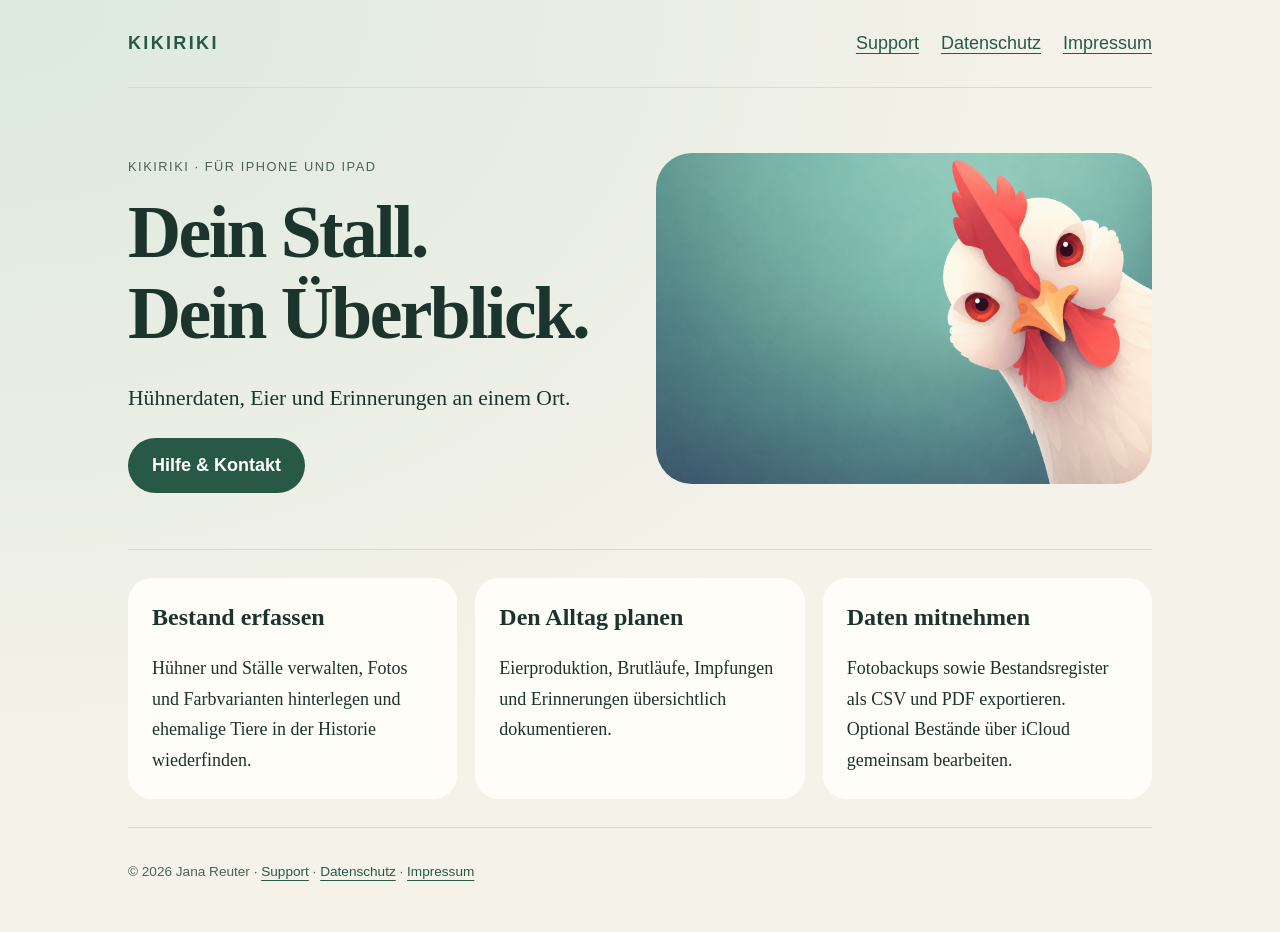
<file: index.html>
<!doctype html>
<html lang="de"><head><meta charset="utf-8"><meta name="viewport" content="width=device-width, initial-scale=1"><meta name="color-scheme" content="light dark"><meta name="description" content="Alles rund um deinen Bestand."><title>Kikiriki · Dein Hühnerbuch</title><link rel="stylesheet" href="assets/style.css"><link rel="icon" href="assets/icon.png"></head>
<body><a class="skip" href="#inhalt">Zum Inhalt</a><div class="wrap"><nav aria-label="Hauptnavigation"><a class="brand" href="./">KIKIRIKI</a><div><a href="support/">Support</a><a href="datenschutz/">Datenschutz</a><a href="impressum/">Impressum</a></div></nav><main id="inhalt"><section class="hero"><div><p class="eyebrow">Kikiriki · für iPhone und iPad</p><h1>Dein Stall.<br>Dein Überblick.</h1><p class="lead">Hühnerdaten, Eier und Erinnerungen an einem Ort.</p><a class="button" href="support/">Hilfe &amp; Kontakt</a></div><img src="assets/hero.png" alt="Illustration einer neugierigen Henne" width="1536" height="1024"></section>
<section class="grid"><article><h2>Bestand erfassen</h2><p>Hühner und Ställe verwalten, Fotos und Farbvarianten hinterlegen und ehemalige Tiere in der Historie wiederfinden.</p></article><article><h2>Den Alltag planen</h2><p>Eierproduktion, Brutläufe, Impfungen und Erinnerungen übersichtlich dokumentieren.</p></article><article><h2>Daten mitnehmen</h2><p>Fotobackups sowie Bestandsregister als CSV und PDF exportieren. Optional Bestände über iCloud gemeinsam bearbeiten.</p></article></section>
</main><footer>© 2026 Jana Reuter · <a href="support/">Support</a> · <a href="datenschutz/">Datenschutz</a> · <a href="impressum/">Impressum</a></footer></div></body></html>
</file>
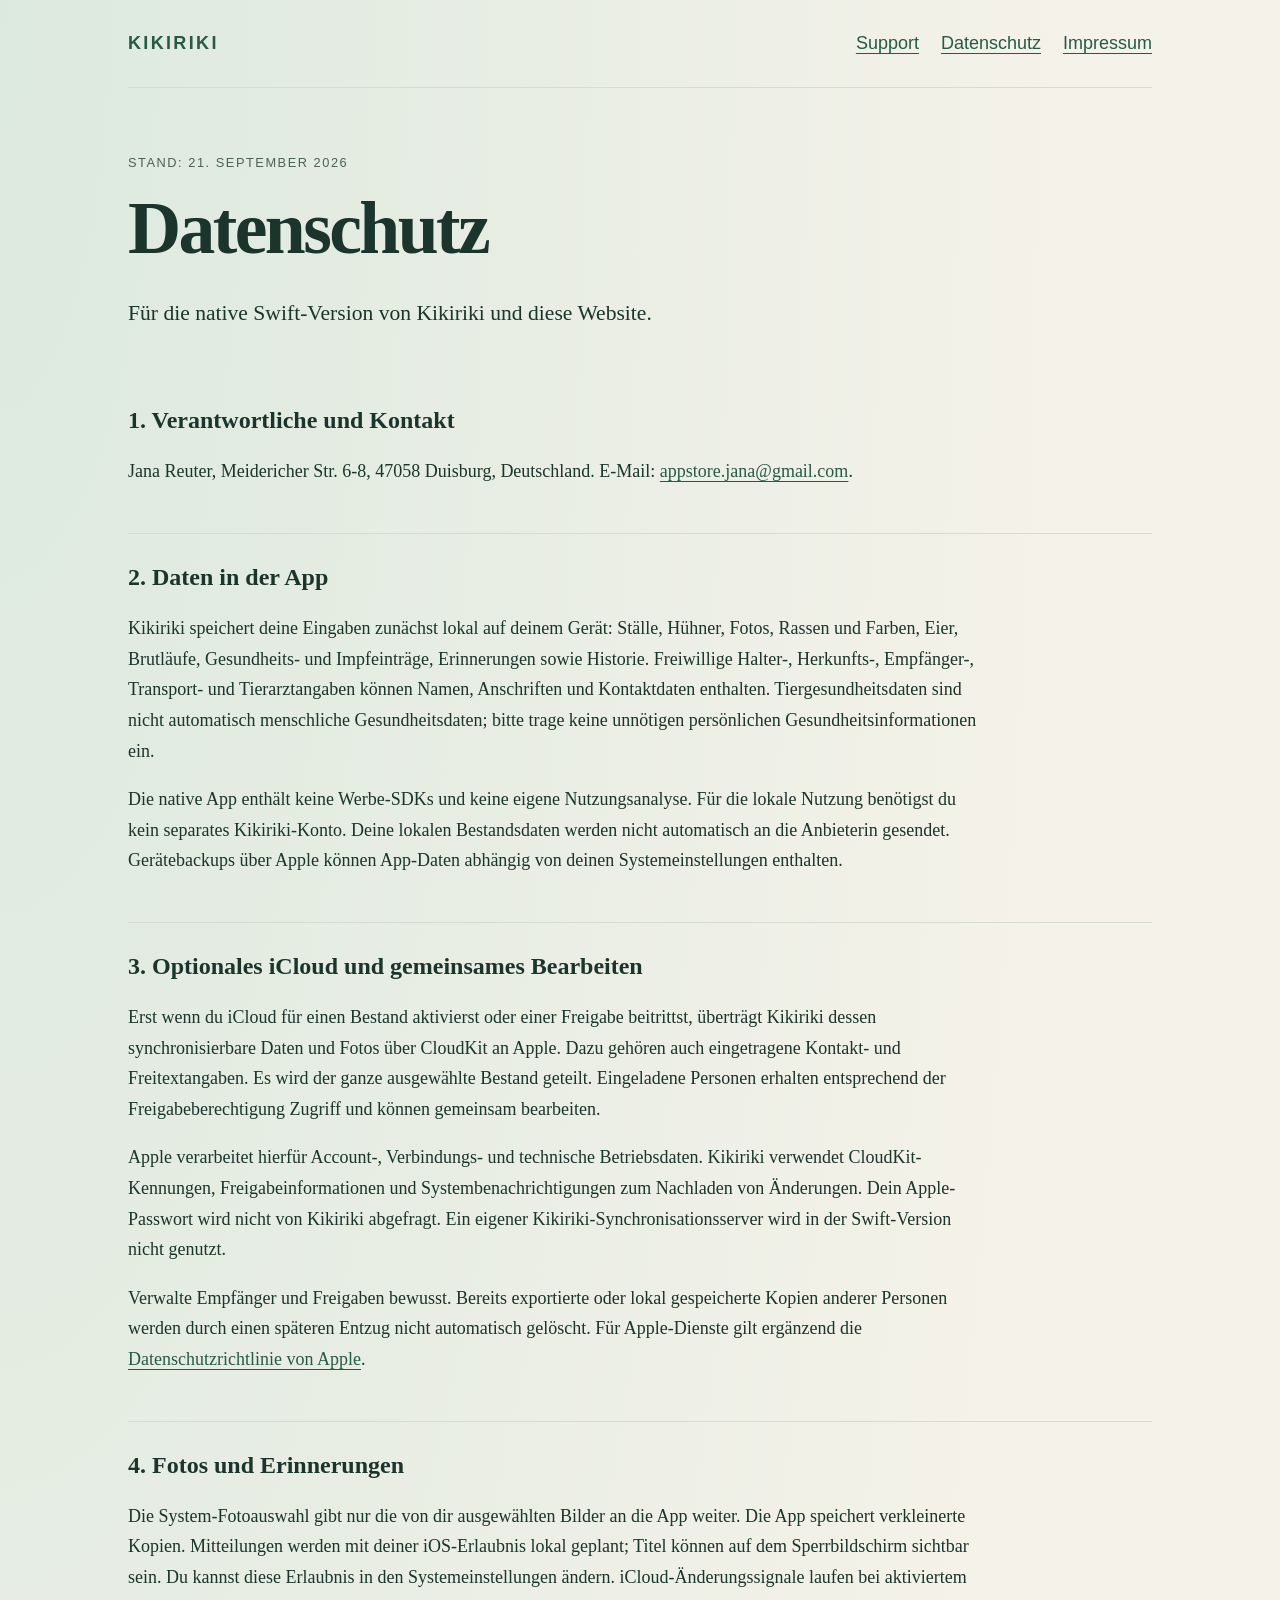
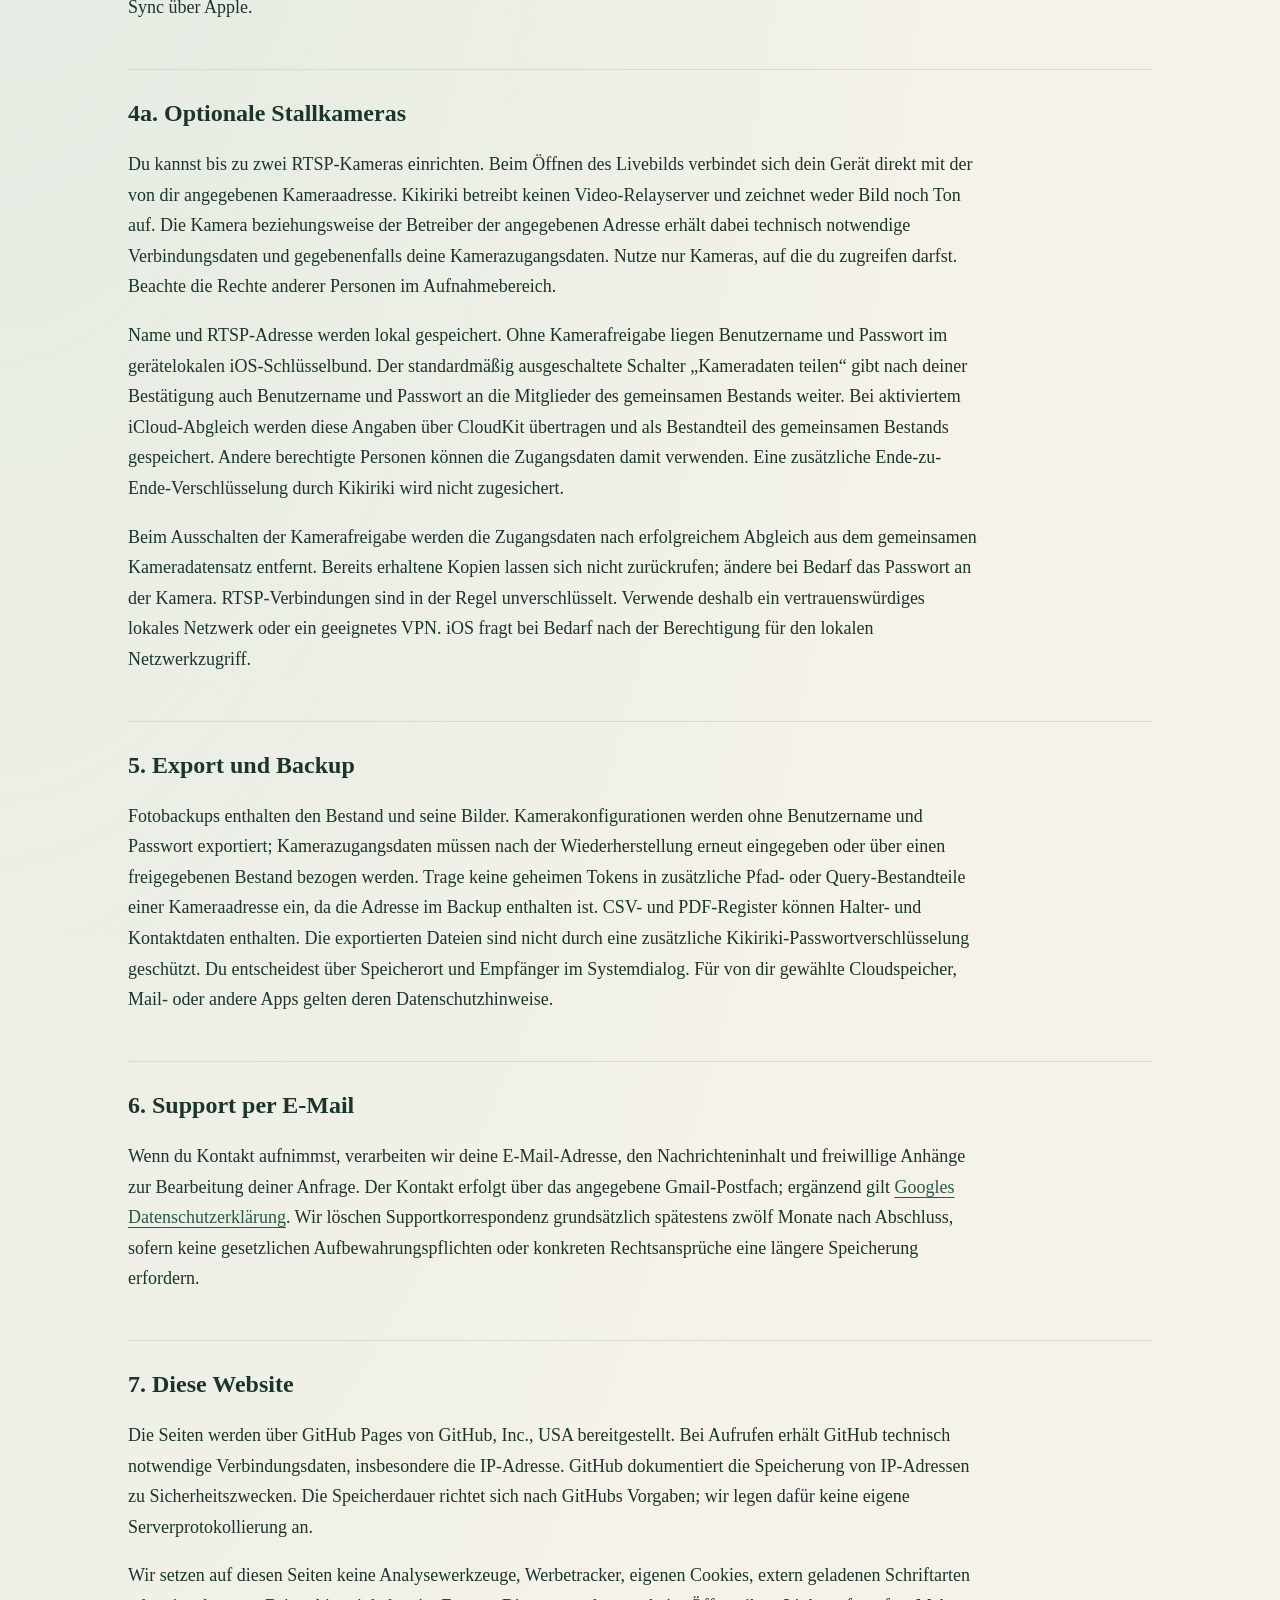
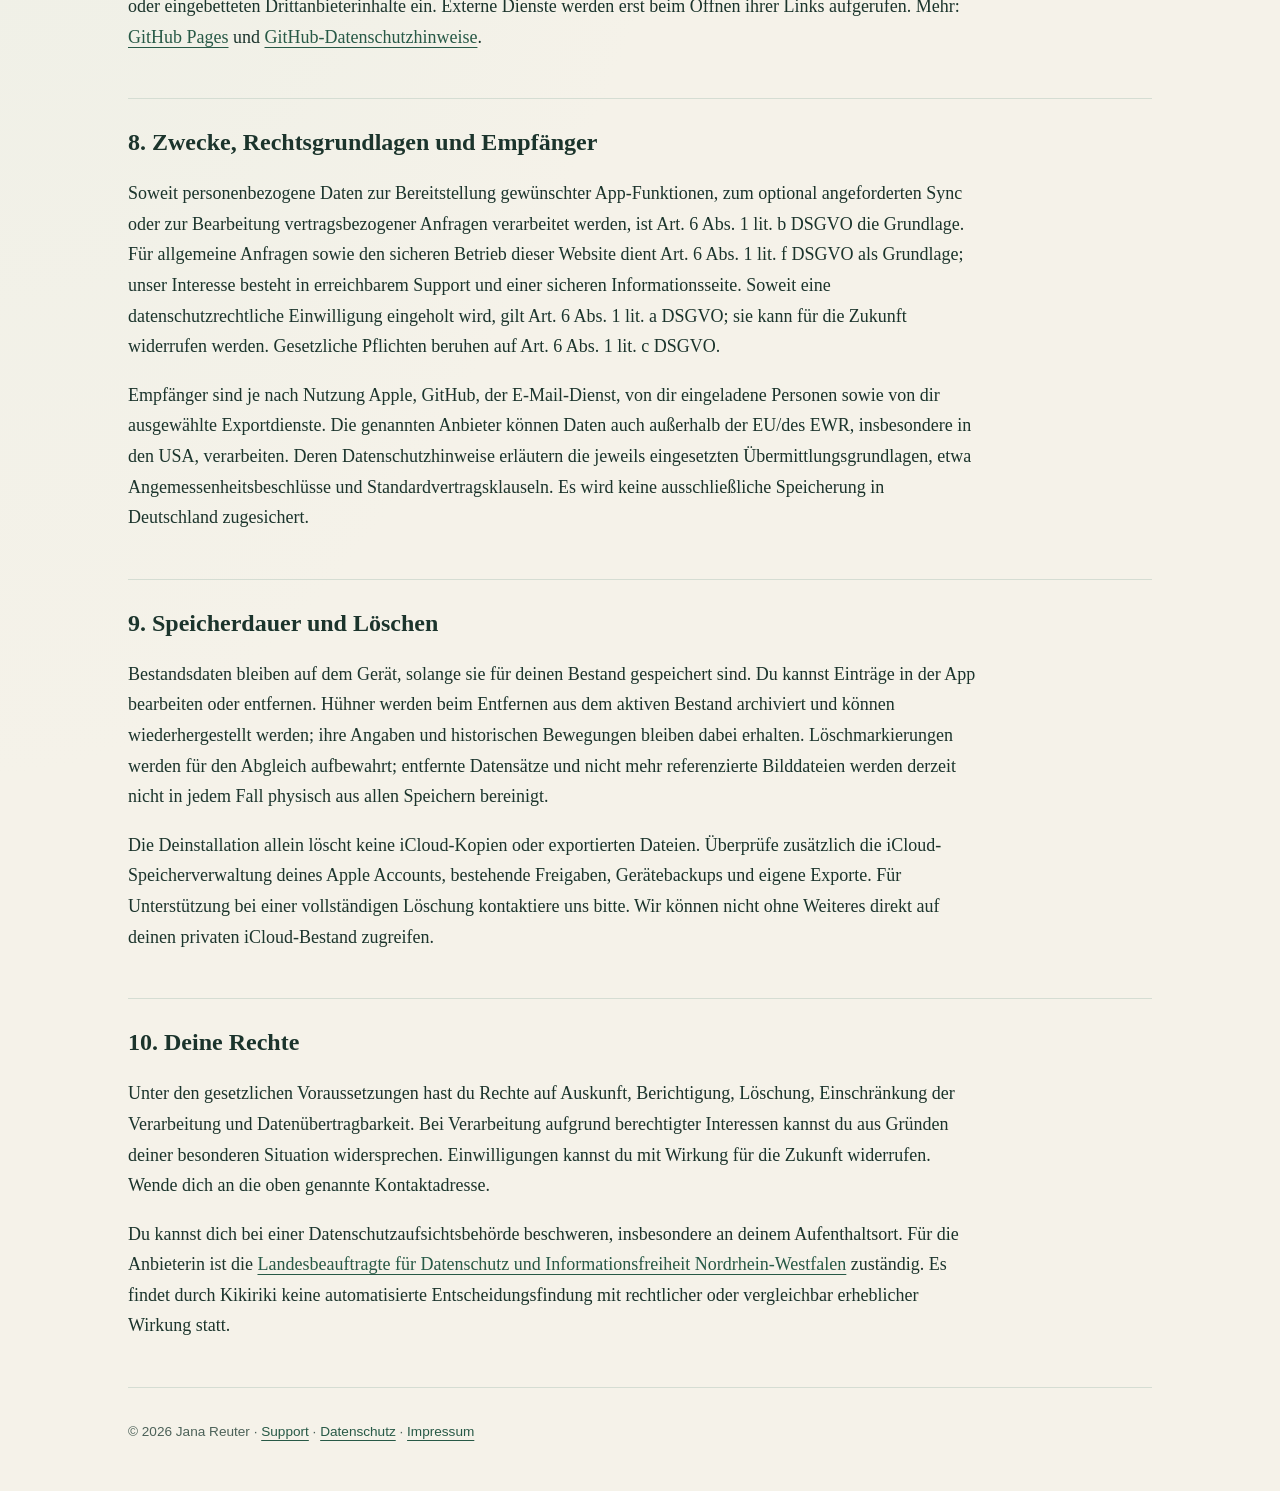
<file: datenschutz/index.html>
<!doctype html>
<html lang="de"><head><meta charset="utf-8"><meta name="viewport" content="width=device-width, initial-scale=1"><meta name="color-scheme" content="light dark"><meta name="description" content="Datenschutzhinweise für Kikiriki und diese Website"><title>Kikiriki · Datenschutz</title><link rel="stylesheet" href="../assets/style.css"><link rel="icon" href="../assets/icon.png"></head>
<body><a class="skip" href="#inhalt">Zum Inhalt</a><div class="wrap"><nav aria-label="Hauptnavigation"><a class="brand" href="../">KIKIRIKI</a><div><a href="../support/">Support</a><a href="../datenschutz/">Datenschutz</a><a href="../impressum/">Impressum</a></div></nav><main id="inhalt"><header><p class="eyebrow">Stand: 21. September 2026</p><h1>Datenschutz</h1><p class="lead">Für die native Swift-Version von Kikiriki und diese Website.</p></header>
<section><h2>1. Verantwortliche und Kontakt</h2><p>Jana Reuter, Meidericher Str. 6-8, 47058 Duisburg, Deutschland. E-Mail: <a href="mailto:appstore.jana@gmail.com">appstore.jana@gmail.com</a>.</p></section>
<section><h2>2. Daten in der App</h2><p>Kikiriki speichert deine Eingaben zunächst lokal auf deinem Gerät: Ställe, Hühner, Fotos, Rassen und Farben, Eier, Brutläufe, Gesundheits- und Impfeinträge, Erinnerungen sowie Historie. Freiwillige Halter-, Herkunfts-, Empfänger-, Transport- und Tierarztangaben können Namen, Anschriften und Kontaktdaten enthalten. Tiergesundheitsdaten sind nicht automatisch menschliche Gesundheitsdaten; bitte trage keine unnötigen persönlichen Gesundheitsinformationen ein.</p><p>Die native App enthält keine Werbe-SDKs und keine eigene Nutzungsanalyse. Für die lokale Nutzung benötigst du kein separates Kikiriki-Konto. Deine lokalen Bestandsdaten werden nicht automatisch an die Anbieterin gesendet. Gerätebackups über Apple können App-Daten abhängig von deinen Systemeinstellungen enthalten.</p></section>
<section><h2>3. Optionales iCloud und gemeinsames Bearbeiten</h2><p>Erst wenn du iCloud für einen Bestand aktivierst oder einer Freigabe beitrittst, überträgt Kikiriki dessen synchronisierbare Daten und Fotos über CloudKit an Apple. Dazu gehören auch eingetragene Kontakt- und Freitextangaben. Es wird der ganze ausgewählte Bestand geteilt. Eingeladene Personen erhalten entsprechend der Freigabeberechtigung Zugriff und können gemeinsam bearbeiten.</p><p>Apple verarbeitet hierfür Account-, Verbindungs- und technische Betriebsdaten. Kikiriki verwendet CloudKit-Kennungen, Freigabeinformationen und Systembenachrichtigungen zum Nachladen von Änderungen. Dein Apple-Passwort wird nicht von Kikiriki abgefragt. Ein eigener Kikiriki-Synchronisationsserver wird in der Swift-Version nicht genutzt.</p><p>Verwalte Empfänger und Freigaben bewusst. Bereits exportierte oder lokal gespeicherte Kopien anderer Personen werden durch einen späteren Entzug nicht automatisch gelöscht. Für Apple-Dienste gilt ergänzend die <a href="https://www.apple.com/legal/privacy/de-ww/">Datenschutzrichtlinie von Apple</a>.</p></section>
<section><h2>4. Fotos und Erinnerungen</h2><p>Die System-Fotoauswahl gibt nur die von dir ausgewählten Bilder an die App weiter. Die App speichert verkleinerte Kopien. Mitteilungen werden mit deiner iOS-Erlaubnis lokal geplant; Titel können auf dem Sperrbildschirm sichtbar sein. Du kannst diese Erlaubnis in den Systemeinstellungen ändern. iCloud-Änderungssignale laufen bei aktiviertem Sync über Apple.</p></section>
<section><h2>4a. Optionale Stallkameras</h2><p>Du kannst bis zu zwei RTSP-Kameras einrichten. Beim Öffnen des Livebilds verbindet sich dein Gerät direkt mit der von dir angegebenen Kameraadresse. Kikiriki betreibt keinen Video-Relayserver und zeichnet weder Bild noch Ton auf. Die Kamera beziehungsweise der Betreiber der angegebenen Adresse erhält dabei technisch notwendige Verbindungsdaten und gegebenenfalls deine Kamerazugangsdaten. Nutze nur Kameras, auf die du zugreifen darfst. Beachte die Rechte anderer Personen im Aufnahmebereich.</p><p>Name und RTSP-Adresse werden lokal gespeichert. Ohne Kamerafreigabe liegen Benutzername und Passwort im gerätelokalen iOS-Schlüsselbund. Der standardmäßig ausgeschaltete Schalter „Kameradaten teilen“ gibt nach deiner Bestätigung auch Benutzername und Passwort an die Mitglieder des gemeinsamen Bestands weiter. Bei aktiviertem iCloud-Abgleich werden diese Angaben über CloudKit übertragen und als Bestandteil des gemeinsamen Bestands gespeichert. Andere berechtigte Personen können die Zugangsdaten damit verwenden. Eine zusätzliche Ende-zu-Ende-Verschlüsselung durch Kikiriki wird nicht zugesichert.</p><p>Beim Ausschalten der Kamerafreigabe werden die Zugangsdaten nach erfolgreichem Abgleich aus dem gemeinsamen Kameradatensatz entfernt. Bereits erhaltene Kopien lassen sich nicht zurückrufen; ändere bei Bedarf das Passwort an der Kamera. RTSP-Verbindungen sind in der Regel unverschlüsselt. Verwende deshalb ein vertrauenswürdiges lokales Netzwerk oder ein geeignetes VPN. iOS fragt bei Bedarf nach der Berechtigung für den lokalen Netzwerkzugriff.</p></section>
<section><h2>5. Export und Backup</h2><p>Fotobackups enthalten den Bestand und seine Bilder. Kamerakonfigurationen werden ohne Benutzername und Passwort exportiert; Kamerazugangsdaten müssen nach der Wiederherstellung erneut eingegeben oder über einen freigegebenen Bestand bezogen werden. Trage keine geheimen Tokens in zusätzliche Pfad- oder Query-Bestandteile einer Kameraadresse ein, da die Adresse im Backup enthalten ist. CSV- und PDF-Register können Halter- und Kontaktdaten enthalten. Die exportierten Dateien sind nicht durch eine zusätzliche Kikiriki-Passwortverschlüsselung geschützt. Du entscheidest über Speicherort und Empfänger im Systemdialog. Für von dir gewählte Cloudspeicher, Mail- oder andere Apps gelten deren Datenschutzhinweise.</p></section>
<section><h2>6. Support per E-Mail</h2><p>Wenn du Kontakt aufnimmst, verarbeiten wir deine E-Mail-Adresse, den Nachrichteninhalt und freiwillige Anhänge zur Bearbeitung deiner Anfrage. Der Kontakt erfolgt über das angegebene Gmail-Postfach; ergänzend gilt <a href="https://policies.google.com/privacy?hl=de">Googles Datenschutzerklärung</a>. Wir löschen Supportkorrespondenz grundsätzlich spätestens zwölf Monate nach Abschluss, sofern keine gesetzlichen Aufbewahrungspflichten oder konkreten Rechtsansprüche eine längere Speicherung erfordern.</p></section>
<section><h2>7. Diese Website</h2><p>Die Seiten werden über GitHub Pages von GitHub, Inc., USA bereitgestellt. Bei Aufrufen erhält GitHub technisch notwendige Verbindungsdaten, insbesondere die IP-Adresse. GitHub dokumentiert die Speicherung von IP-Adressen zu Sicherheitszwecken. Die Speicherdauer richtet sich nach GitHubs Vorgaben; wir legen dafür keine eigene Serverprotokollierung an.</p><p>Wir setzen auf diesen Seiten keine Analysewerkzeuge, Werbetracker, eigenen Cookies, extern geladenen Schriftarten oder eingebetteten Drittanbieterinhalte ein. Externe Dienste werden erst beim Öffnen ihrer Links aufgerufen. Mehr: <a href="https://docs.github.com/en/pages/getting-started-with-github-pages/what-is-github-pages">GitHub Pages</a> und <a href="https://docs.github.com/en/site-policy/privacy-policies/github-general-privacy-statement">GitHub-Datenschutzhinweise</a>.</p></section>
<section><h2>8. Zwecke, Rechtsgrundlagen und Empfänger</h2><p>Soweit personenbezogene Daten zur Bereitstellung gewünschter App-Funktionen, zum optional angeforderten Sync oder zur Bearbeitung vertragsbezogener Anfragen verarbeitet werden, ist Art. 6 Abs. 1 lit. b DSGVO die Grundlage. Für allgemeine Anfragen sowie den sicheren Betrieb dieser Website dient Art. 6 Abs. 1 lit. f DSGVO als Grundlage; unser Interesse besteht in erreichbarem Support und einer sicheren Informationsseite. Soweit eine datenschutzrechtliche Einwilligung eingeholt wird, gilt Art. 6 Abs. 1 lit. a DSGVO; sie kann für die Zukunft widerrufen werden. Gesetzliche Pflichten beruhen auf Art. 6 Abs. 1 lit. c DSGVO.</p><p>Empfänger sind je nach Nutzung Apple, GitHub, der E-Mail-Dienst, von dir eingeladene Personen sowie von dir ausgewählte Exportdienste. Die genannten Anbieter können Daten auch außerhalb der EU/des EWR, insbesondere in den USA, verarbeiten. Deren Datenschutzhinweise erläutern die jeweils eingesetzten Übermittlungsgrundlagen, etwa Angemessenheitsbeschlüsse und Standardvertragsklauseln. Es wird keine ausschließliche Speicherung in Deutschland zugesichert.</p></section>
<section id="loeschen"><h2>9. Speicherdauer und Löschen</h2><p>Bestandsdaten bleiben auf dem Gerät, solange sie für deinen Bestand gespeichert sind. Du kannst Einträge in der App bearbeiten oder entfernen. Hühner werden beim Entfernen aus dem aktiven Bestand archiviert und können wiederhergestellt werden; ihre Angaben und historischen Bewegungen bleiben dabei erhalten. Löschmarkierungen werden für den Abgleich aufbewahrt; entfernte Datensätze und nicht mehr referenzierte Bilddateien werden derzeit nicht in jedem Fall physisch aus allen Speichern bereinigt.</p><p>Die Deinstallation allein löscht keine iCloud-Kopien oder exportierten Dateien. Überprüfe zusätzlich die iCloud-Speicherverwaltung deines Apple Accounts, bestehende Freigaben, Gerätebackups und eigene Exporte. Für Unterstützung bei einer vollständigen Löschung kontaktiere uns bitte. Wir können nicht ohne Weiteres direkt auf deinen privaten iCloud-Bestand zugreifen.</p></section>
<section><h2>10. Deine Rechte</h2><p>Unter den gesetzlichen Voraussetzungen hast du Rechte auf Auskunft, Berichtigung, Löschung, Einschränkung der Verarbeitung und Datenübertragbarkeit. Bei Verarbeitung aufgrund berechtigter Interessen kannst du aus Gründen deiner besonderen Situation widersprechen. Einwilligungen kannst du mit Wirkung für die Zukunft widerrufen. Wende dich an die oben genannte Kontaktadresse.</p><p>Du kannst dich bei einer Datenschutzaufsichtsbehörde beschweren, insbesondere an deinem Aufenthaltsort. Für die Anbieterin ist die <a href="https://www.ldi.nrw.de/kontakt">Landesbeauftragte für Datenschutz und Informationsfreiheit Nordrhein-Westfalen</a> zuständig. Es findet durch Kikiriki keine automatisierte Entscheidungsfindung mit rechtlicher oder vergleichbar erheblicher Wirkung statt.</p></section></main><footer>© 2026 Jana Reuter · <a href="../support/">Support</a> · <a href="../datenschutz/">Datenschutz</a> · <a href="../impressum/">Impressum</a></footer></div></body></html>
</file>
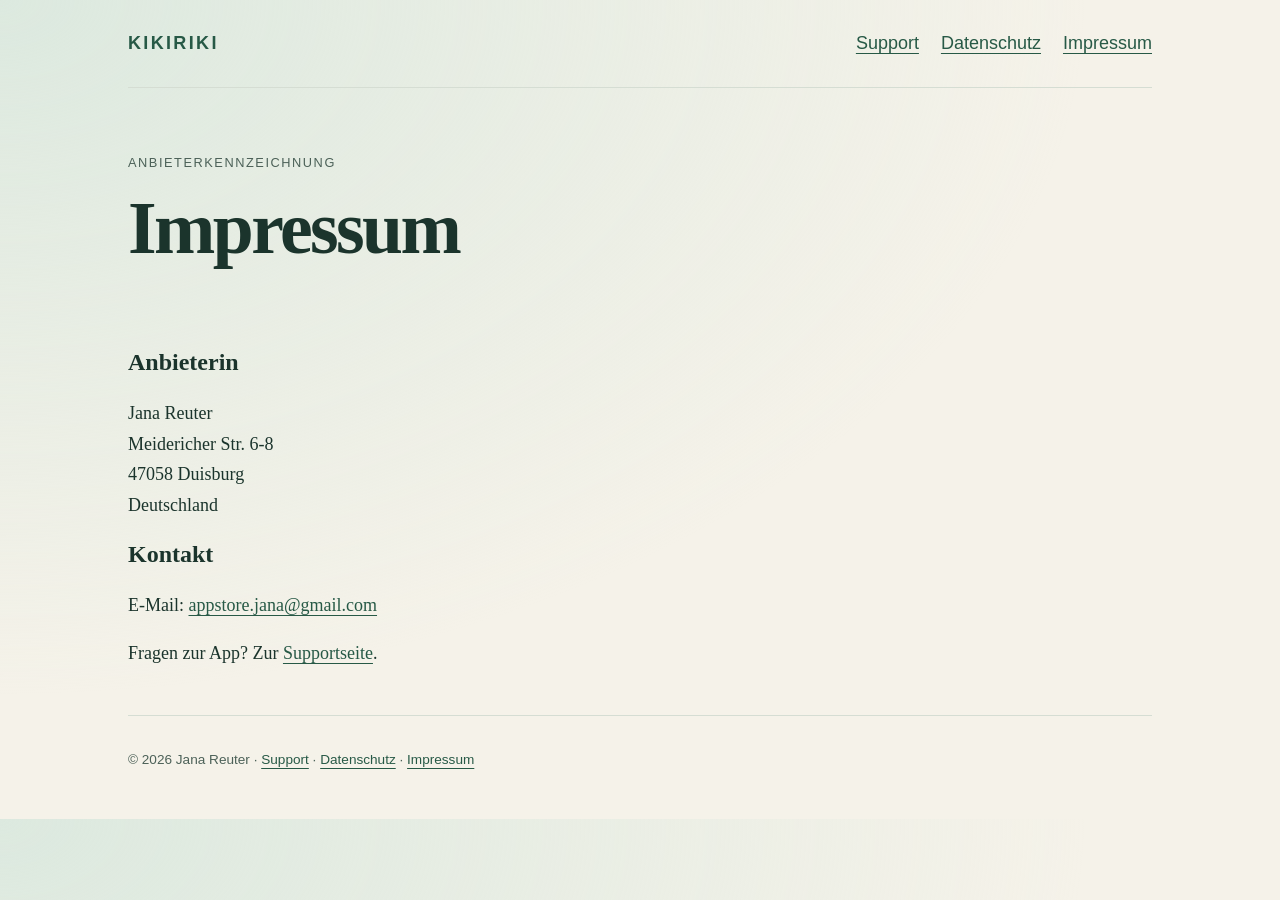
<file: impressum/index.html>
<!doctype html>
<html lang="de"><head><meta charset="utf-8"><meta name="viewport" content="width=device-width, initial-scale=1"><meta name="color-scheme" content="light dark"><meta name="description" content="Anbieterkennzeichnung und Kontakt"><title>Kikiriki · Impressum</title><link rel="stylesheet" href="../assets/style.css"><link rel="icon" href="../assets/icon.png"></head>
<body><a class="skip" href="#inhalt">Zum Inhalt</a><div class="wrap"><nav aria-label="Hauptnavigation"><a class="brand" href="../">KIKIRIKI</a><div><a href="../support/">Support</a><a href="../datenschutz/">Datenschutz</a><a href="../impressum/">Impressum</a></div></nav><main id="inhalt"><header><p class="eyebrow">Anbieterkennzeichnung</p><h1>Impressum</h1></header><section><h2>Anbieterin</h2><p>Jana Reuter<br>Meidericher Str. 6-8<br>47058 Duisburg<br>Deutschland</p><h2>Kontakt</h2><p>E-Mail: <a href="mailto:appstore.jana@gmail.com">appstore.jana@gmail.com</a></p><p>Fragen zur App? Zur <a href="../support/">Supportseite</a>.</p></section></main><footer>© 2026 Jana Reuter · <a href="../support/">Support</a> · <a href="../datenschutz/">Datenschutz</a> · <a href="../impressum/">Impressum</a></footer></div></body></html>
</file>
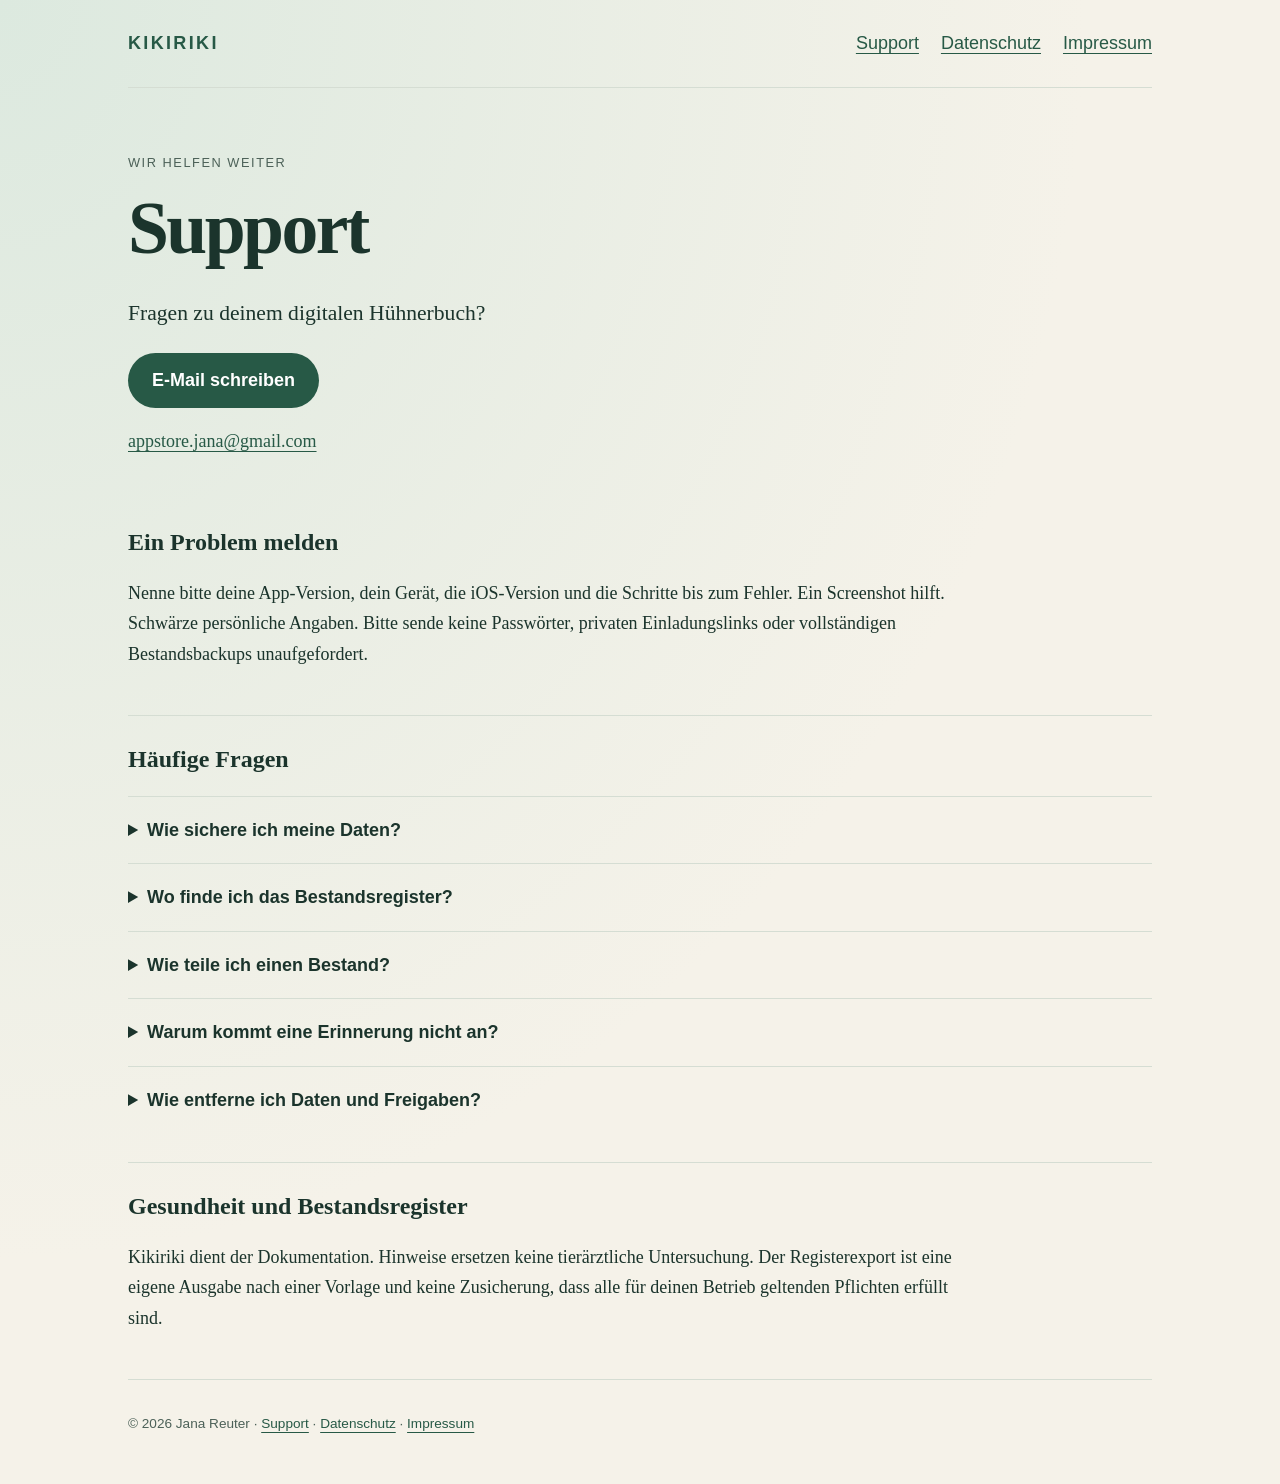
<file: support/index.html>
<!doctype html>
<html lang="de"><head><meta charset="utf-8"><meta name="viewport" content="width=device-width, initial-scale=1"><meta name="color-scheme" content="light dark"><meta name="description" content="Hilfe, Feedback und Kontakt"><title>Kikiriki · Support</title><link rel="stylesheet" href="../assets/style.css"><link rel="icon" href="../assets/icon.png"></head>
<body><a class="skip" href="#inhalt">Zum Inhalt</a><div class="wrap"><nav aria-label="Hauptnavigation"><a class="brand" href="../">KIKIRIKI</a><div><a href="../support/">Support</a><a href="../datenschutz/">Datenschutz</a><a href="../impressum/">Impressum</a></div></nav><main id="inhalt"><header><p class="eyebrow">Wir helfen weiter</p><h1>Support</h1><p class="lead">Fragen zu deinem digitalen Hühnerbuch?</p><a class="button" href="mailto:appstore.jana@gmail.com?subject=Kikiriki%20Support">E-Mail schreiben</a><p><a href="mailto:appstore.jana@gmail.com">appstore.jana@gmail.com</a></p></header>
<section><h2>Ein Problem melden</h2><p>Nenne bitte deine App-Version, dein Gerät, die iOS-Version und die Schritte bis zum Fehler. Ein Screenshot hilft. Schwärze persönliche Angaben. Bitte sende keine Passwörter, privaten Einladungslinks oder vollständigen Bestandsbackups unaufgefordert.</p></section>
<section><h2>Häufige Fragen</h2>
<details><summary>Wie sichere ich meine Daten?</summary><p>Unter Weiteres → Datenverwaltung → Backup mit Fotos exportieren. Bewahre die Datei an einem sicheren Ort auf. Ein Import legt einen separaten Bestand an und überschreibt den bisherigen nicht.</p></details>
<details><summary>Wo finde ich das Bestandsregister?</summary><p>Unter Weiteres → Datenverwaltung → Bestandsregister den Stall wählen und CSV oder PDF exportieren. Halterdaten werden aus Eigene Daten übernommen. Prüfe fehlende Angaben vor der Verwendung.</p></details>
<details><summary>Wie teile ich einen Bestand?</summary><p>Unter Datenverwaltung iCloud aktivieren und Freigabe verwalten öffnen. Beide Personen benötigen eine kompatible Swift-Version und einen bei iCloud angemeldeten Apple Account. Die Freigabe betrifft den gesamten ausgewählten Bestand, nicht nur einen einzelnen Stall. Ältere Expo-Freigaben sind nicht direkt kompatibel.</p></details>
<details><summary>Warum kommt eine Erinnerung nicht an?</summary><p>Prüfe in den iOS-Einstellungen die Mitteilungen für Kikiriki und deinen Fokus-Modus. Öffne die App regelmäßig, damit mehrtägige Erinnerungen nachgeplant werden. Benachrichtigungen sind kein Ersatz für notwendige Tierkontrollen.</p></details>
<details><summary>Wie entferne ich Daten und Freigaben?</summary><p>Einträge lassen sich in der App löschen; Freigaben über Freigabe verwalten ändern oder beenden. Das Löschen der App entfernt nicht automatisch iCloud-Daten, exportierte Dateien oder Kopien anderer Personen. Weitere Hinweise stehen im <a href="../datenschutz/#loeschen">Datenschutz</a>.</p></details></section>
<section><h2>Gesundheit und Bestandsregister</h2><p>Kikiriki dient der Dokumentation. Hinweise ersetzen keine tierärztliche Untersuchung. Der Registerexport ist eine eigene Ausgabe nach einer Vorlage und keine Zusicherung, dass alle für deinen Betrieb geltenden Pflichten erfüllt sind.</p></section></main><footer>© 2026 Jana Reuter · <a href="../support/">Support</a> · <a href="../datenschutz/">Datenschutz</a> · <a href="../impressum/">Impressum</a></footer></div></body></html>
</file>
<file: assets/style.css>
*{box-sizing:border-box} :root{--bg:#f5f2e9;--surface:#fffdf8;--ink:#1b342c;--muted:#4c6158;--line:#d5ddd3;--accent:#275946}body{margin:0;background:radial-gradient(ellipse at top left,#dce9df,transparent 60%),var(--bg);color:var(--ink);font:18px/1.7 Georgia,'Times New Roman',serif}.wrap{max-width:1080px;margin:auto;padding:0 28px}nav{display:flex;justify-content:space-between;align-items:center;gap:24px;padding:28px 0;border-bottom:1px solid var(--line)}nav div{display:flex;gap:22px;flex-wrap:wrap}nav,.eyebrow,.button,footer,summary{font-family:'Avenir Next',Avenir,sans-serif}a{color:var(--accent);text-underline-offset:4px}a:hover{text-decoration-thickness:2px}.brand{font-weight:800;letter-spacing:.13em;text-decoration:none}h1{font-size:clamp(2.5rem,6vw,4.6rem);line-height:1.1;margin:14px 0 26px;letter-spacing:-.035em}h2{font-size:1.5rem;line-height:1.3;margin-top:0}header{padding:52px 0 24px}.eyebrow{font-size:.8rem;text-transform:uppercase;letter-spacing:.12em;color:var(--muted)}.lead{font-size:1.35rem;max-width:650px}section{padding:28px 0;border-bottom:1px solid var(--line)}section p{max-width:850px}.hero{display:grid;grid-template-columns:1fr 1fr;align-items:center;gap:32px;padding:56px 0}.hero img{width:100%;height:auto;border-radius:36px}.button{display:inline-block;background:var(--accent);color:white;padding:12px 24px;border-radius:40px;text-decoration:none;font-weight:600}.grid{display:grid;grid-template-columns:repeat(3,1fr);gap:18px}.grid article{padding:24px;border-radius:24px;background:var(--surface)}.grid p{margin-bottom:0}details{padding:18px 0;border-top:1px solid var(--line)}summary{cursor:pointer;font-weight:600}footer{padding:32px 0 48px;font-size:.85rem;color:var(--muted)}:focus-visible{outline:3px solid #bb7b22;outline-offset:5px}.skip{position:absolute;left:20px;top:-100px;background:var(--surface);padding:10px}.skip:focus{top:10px}p{overflow-wrap:anywhere}@media(max-width:700px){nav{align-items:flex-start;flex-direction:column;gap:12px}nav div{gap:16px;font-size:.85rem}.hero,.grid{grid-template-columns:1fr}.hero{padding-top:30px}.hero img{max-height:320px;object-fit:cover}.wrap{padding:0 22px}header{padding-top:30px}}@media(prefers-color-scheme:dark){:root{--bg:#111e25;--surface:#1b2b32;--ink:#eef1e9;--muted:#b1c3bd;--line:#36474e;--accent:#a4d2ba}body{background:radial-gradient(ellipse at top left,#223e43,transparent 60%),var(--bg)}.button{color:#11231c}}
</file>
